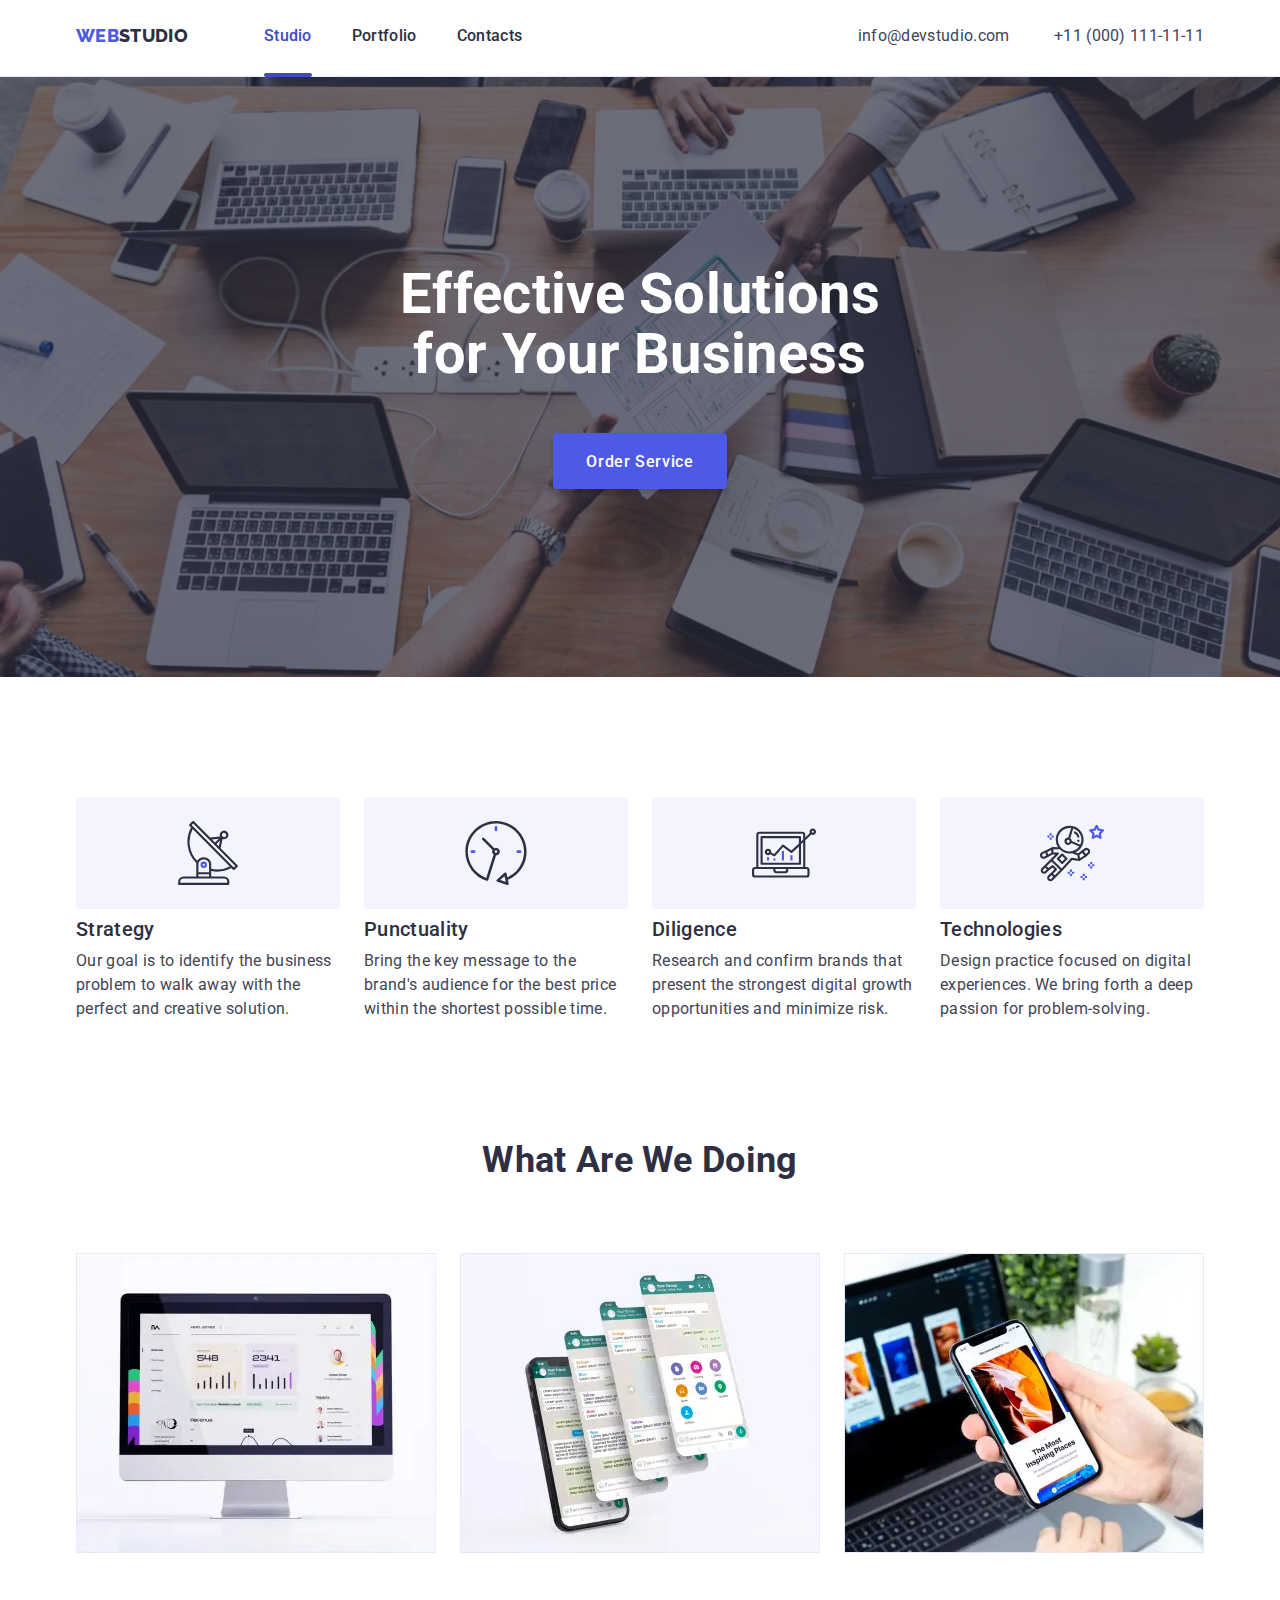
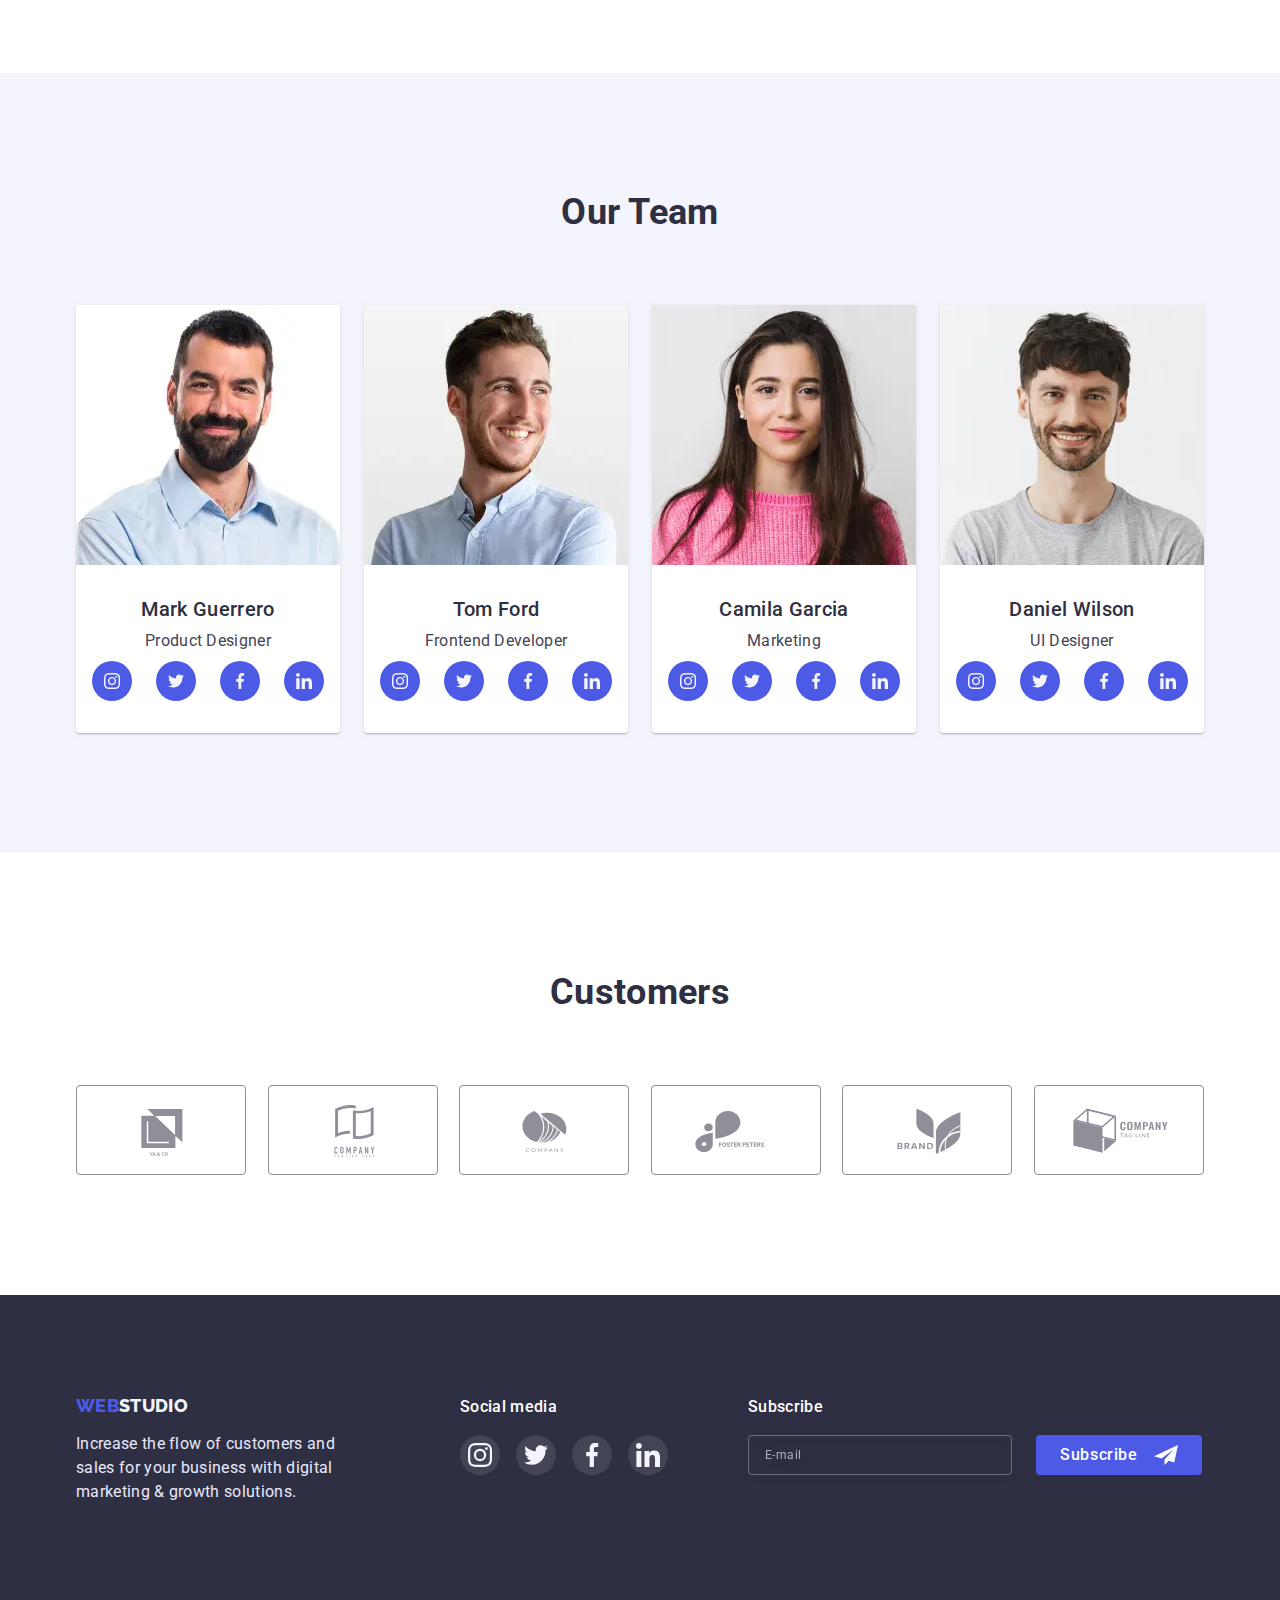
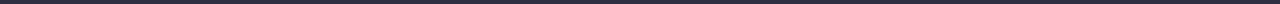
<file: index.html>
<!DOCTYPE html>
<html lang="en">
<head>
    <meta charset="UTF-8">
    <meta http-equiv="X-UA-Compatible" content="IE=edge">
    <meta name="viewport" content="width=device-width, initial-scale=1.0">
    <title>Document</title>
    <link rel="preconnect" href="https://fonts.googleapis.com">
    <link rel="preconnect" href="https://fonts.gstatic.com" crossorigin>
    <link href="https://fonts.googleapis.com/css2?family=Raleway:wght@800&family=Roboto:wght@400;500;700;900&display=swap" rel="stylesheet">
    <link rel="stylesheet" href="https://cdnjs.cloudflare.com/ajax/libs/modern-normalize/1.1.0/modern-normalize.min.css">
    <link rel="stylesheet" href="./css/styles.css">
</head>
<body>

    <!-- Header -->
   <header class="page-header">
        <div class="container">
            <nav class="header-nav">
                <a href="./index.html" class="logo"><Span class="first-logo">Web</Span>Studio</a>
                <button class="mob-menu-open" type="button" data-menu-open>
                    <svg class="mob-icon-open">
                        <use href="./images/symbol-defs.svg#Hamburger"></use>
                    </svg>
                </button>
                <ul class="site-nav list">
                    <li class="item"><a href="./index.html" class="nav-title studio">Studio</a></li>
                    <li class="item"><a href="./portfolio.html" class="nav-title">Portfolio</a></li>
                    <li class="item"><a href="" class="nav-title">Contacts</a></li>
                </ul>
                <div class="contact">
                    <a href="mailto:info@devstudio.com" class="contact-description contact-mail">info@devstudio.com</a>
                    <a href="tel:+110001111111" class="contact-description contact-phone">+11 (000) 111-11-11</a>
                </div>
            </nav>
        </div>
        <div class="mob-menu is-hidden" data-menu>
            <div class="mob-menu-container">
                <div>
                    <button class="mob-menu-close" type="button" data-menu-close>
                    <svg class="mob-icon-close">
                        <use href="./images/symbol-defs.svg#Vector"></use>
                    </svg>
                    </button>
                    <nav>
                        <ul class="mob-menu-site-nav list">
                            <li class="mob-menu-item"><a href="./index.html" class="mob-menu-nav-title">Studio</a></li>
                            <li class="mob-menu-item"><a href="./portfolio.html" class="mob-menu-nav-title">Portfolio</a></li>
                            <li class="mob-menu-item"><a href="./contacts.html" class="mob-menu-nav-title contacts">Contacts</a></li>
                        </ul>
                    </nav>
                </div>
                <div>
                    <div class="mob-menu-contact">
                        <a href="tel:+110001111111" class="mob-menu-contact-desc contact-phone">+11 (000) 111-11-11</a>
                        <a href="mailto:info@devstudio.com" class="mob-menu-contact-desc contact-mail">info@devstudio.com</a>
                    </div>
                    <ul class="list description mob-menu-soc-list">
                        <li class="mob-menu-link-position">
                            <a href="" class="mob-menu-soc-link">
                                <svg class="mob-menu-soc-icon">
                                    <use href="./images/symbol-defs.svg#instagram"></use>
                                </svg>
                            </a>
                        </li>
                        <li class="mob-menu-link-position">
                            <a href="" class="mob-menu-soc-link">
                                <svg class="mob-menu-soc-icon">
                                    <use href="./images/symbol-defs.svg#twitter"></use>
                                </svg>
                            </a>
                        </li>
                        <li class="mob-menu-link-position">
                            <a href="" class="mob-menu-soc-link">
                                <svg class="mob-menu-soc-icon">
                                    <use href="./images/symbol-defs.svg#facebook"></use>
                                </svg>
                            </a>
                        </li>
                        <li class="mob-menu-link-position">
                            <a href="" class="mob-menu-soc-link">
                                <svg class="mob-menu-soc-icon">
                                    <use href="./images/symbol-defs.svg#linkedin"></use>
                                </svg>
                            </a>
                        </li>
                    </ul> 
                </div>
            </div>
        </div>
   </header>
   
   <!-- Основний контент -->
   <main>

    <!-- Герой -->
        <section class="hero">
            <div class="container">
                <h1 class="hero-description">Effective Solutions <br> for Your Business</h1>
                <button data-modal-open type="button" class="button button-order">Order Service</button>
            </div>
        </section>

    <!-- Backdrop -->
    <div class="backdrop is-hidden" data-modal>
        <div class="modal">
            <button data-modal-close type="button" class="close-modal">
                <svg class="close-image">
                    <use href="./images/symbol-defs.svg#Vector"></use>
                </svg>
            </button>
            <form name="call-back-form" class="modal-form">
                <h2 class="form-descriptin">Leave your contacts and we will call you back</h2>
                <label class="modal-form-field">
                    <span class="form-field-desc">Name</span>
                    <span class="input-wrapper">
                        <input
                        type="text"
                        name="user_name"
                        autocomplete="name"
                        required
                        class="input-field">
                        <svg class="input-icon">
                            <use href="./images/symbol-defs.svg#Name"></use>
                        </svg>
                    </span>
                </label>
                <label class="modal-form-field">
                    <span class="form-field-desc">Phone</span>
                    <span class="input-wrapper">
                        <input
                        type="tel"
                        name="user_phone"
                        autocomplete="tel"
                        required
                        class="input-field">
                        <svg class="input-icon">
                            <use href="./images/symbol-defs.svg#Phone"></use>
                        </svg>
                    </span>
                </label>
                <label class="modal-form-field">
                    <span class="form-field-desc">Email</span>
                    <span class="input-wrapper">
                        <input
                        type="email"
                        name="user_email"
                        autocomplete="email"
                        required
                        class="input-field">
                        <svg class="input-icon">
                            <use href="./images/symbol-defs.svg#Mail"></use>
                        </svg>
                    </span>
                </label>
                <label class="modal-form-field">
                        <span class="form-field-desc">Comment</span>
                        <textarea 
                        name="user_commetn" class="comment-field" placeholder="Text input"></textarea>
                </label>
                <div class="mob-modal-form">
                    <div class="modal-form-policy">
                        <label class="policy-accept">
                        I accept the terms and conditions of the&nbsp;<a href="" class="privacy-policy">Privacy Policy</a>
                        <input type="checkbox" name="user_policy_acept" class="modal-form-check">
                        <svg class="click-icon">
                            <use href="./images/symbol-defs.svg#Click"></use>
                        </svg>
                         </label>
                    </div>
                    <div class="modal-form-button">
                        <button type="submit" class="button button-order">Send</button>
                    </div>
                </div>
            </form>
        </div>
    </div>
    
    <!-- Цінності компанії -->
            <section class="section">
                <div class="container">
                <h2 class="section-title secret-name">Our values</h2>
                <ul class="list description list-values">
                    <li class="item">
                            <div class="actions">
                                <svg class="icon">
                                    <use href="./images/symbol-defs.svg#antenna"></use>
                                </svg>
                            </div>
                            <h3 class="description-name">Strategy</h3>
                            <p class="description-text">Our goal is to identify the business
                            problem to walk away with the perfect and creative solution.</p>
                    </li>
                    <li class="item">
                            <div class="actions">
                                <svg class="icon">
                                    <use href="./images/symbol-defs.svg#clock"></use>
                                </svg>
                            </div>
                        <h3 class="description-name">Punctuality</h3>
                        <p class="description-text">Bring the key message to the brand's audience for the best price within the shortest possible time.</p>
                    </li>
                    <li class="item">
                            <div class="actions">
                                <svg class="icon">
                                    <use href="./images/symbol-defs.svg#diagram"></use>
                                </svg>
                            </div>
                        <h3 class="description-name">Diligence</h3>
                        <p class="description-text">Research and confirm brands that present the strongest digital growth opportunities and minimize risk.</p>
                    </li>
                    <li class="item">
                            <div class="actions">
                                <svg class="icon">
                                    <use href="./images/symbol-defs.svg#astronaut"></use>
                                </svg>
                            </div>
                        <h3 class="description-name">Technologies</h3>
                        <p class="description-text">Design practice focused on digital experiences. We bring forth a deep passion for problem-solving.</p>
                    </li>
                </ul>
                </div>
            </section>
    
    <!-- Можливості компанії -->
            <section class="section possibility">
            <div class="container">
                    <h2 class="section-title">What are we doing</h2>
                    <ul class="list description list-capabilities">
                        <li>
                            <a class="link" href="">
                                <picture>
                                    <source srcset="
                                    ./images/computer.webp 1x, 
                                    ./images/computer@2x.webp 2x"
                                    type="image/webp">

                                    <source srcset="
                                    ./images/computer.jpg 1x, 
                                    ./images/computer@2x.jpg 2x">
                                    <img 
                                    src="./images/computer.jpg" 
                                    alt="computer">
                                </picture>
                            </a>
                        </li>
                        <li>
                            <a href="" class="link">
                                <picture>
                                    <source srcset="
                                    ./images/phone.webp 1x,
                                    ./images/phone@2x.webp 2x"
                                    type="image/webp">

                                    <source srcset="
                                    ./images/phone.jpg 1x,
                                    ./images/phone@2x.jpg 2x">
                                    <img                                                              
                                    src="./images/phone.jpg" 
                                    alt="phone">
                                </picture>
                            </a>  
                        </li>
                        <li>
                            <a href="" class="link">
                                <picture>
                                    <source srcset="
                                    ./images/hand_with_phone.webp 1x,
                                    ./images/hand_with_phone@2x.webp 2x"
                                    type="image/webp">

                                    <source srcset="
                                    ./images/hand_with_phone.jpg 1x,
                                    ./images/hand_with_phone@2x.jpg 2x">
                                    <img                                                                   
                                    src="./images/hand_with_phone.jpg" 
                                    alt="hand_with_phone">
                                </picture>
                            </a>
                        </li>
                    </ul>
            </div>
            </section>
       
    <!-- Команда -->
            <section class="section team">
            <div class="container">
                <h2 class="section-title team-name">Our Team</h2>
                <ul class="list description team-list">
                    <li class="team-item">
                        <picture>
                            <source srcset="
                            ./images/mark_guerrero_desktop.webp 1x, 
                            ./images/mark_guerrero_desktop@2x.webp 2x"
                            type="image/webp">

                            <source srcset="
                            ./images/mark_guerrero_desktop.jpg 1x, 
                            ./images/mark_guerrero_desktop@2x.jpg 2x">

                            <img src="./images/mark_guerrero_desktop.jpg" alt="Mark Guerrero">
                        </picture>
                        <h3 class="worker">Mark Guerrero</h3>
                        <p class="worker-description">Product Designer</p>
                        <ul class="list description tralind-list">
                            <li>
                                <a href="" class="tralind-link">
                                    <svg class="tralind-icon">
                                        <use href="./images/symbol-defs.svg#instagram"></use>
                                    </svg>
                                </a>
                            </li>
                            <li>
                                <a href="" class="tralind-link">
                                    <svg class="tralind-icon">
                                        <use href="./images/symbol-defs.svg#twitter"></use>
                                    </svg>
                                </a>
                            </li>
                            <li>
                                <a href="" class="tralind-link">
                                    <svg class="tralind-icon">
                                        <use href="./images/symbol-defs.svg#facebook"></use>
                                    </svg>
                                </a>
                            </li>
                            <li>
                                <a href="" class="tralind-link">
                                    <svg class="tralind-icon">
                                        <use href="./images/symbol-defs.svg#linkedin"></use>
                                    </svg>
                                </a>
                            </li>
                        </ul>
                    </li>
                    <li class="team-item">
                        <picture>
                            <source srcset="
                            ./images/tom_ford_desktop.webp 1x, 
                            ./images/tom_ford_desktop@2x.webp 2x"
                            type="image/webp">
                            
                            <source srcset="
                            ./images/tom_ford_desktop.jpg 1x, 
                            ./images/tom_ford_desktop@2x.jpg 2x">

                            <img src="./images/tom_ford_desktop.jpg" alt="Tom Ford">
                        </picture>
                        <h3 class="worker">Tom Ford</h3>
                        <p class="worker-description">Frontend Developer</p>
                        <ul class="list description tralind-list">
                            <li class="tralind-position">
                                <a href="" class="tralind-link">
                                    <svg class="tralind-icon">
                                        <use href="./images/symbol-defs.svg#instagram"></use>
                                    </svg>
                                </a>
                            </li>
                            <li class="tralind-position">
                                <a href="" class="tralind-link">
                                    <svg class="tralind-icon">
                                        <use href="./images/symbol-defs.svg#twitter"></use>
                                    </svg>
                                </a>
                            </li>
                            <li class="tralind-position">
                                <a href="" class="tralind-link">
                                    <svg class="tralind-icon">
                                        <use href="./images/symbol-defs.svg#facebook"></use>
                                    </svg>
                                </a>
                            </li>
                            <li class="tralind-position">
                                <a href="" class="tralind-link">
                                    <svg class="tralind-icon">
                                        <use href="./images/symbol-defs.svg#linkedin"></use>
                                    </svg>
                                </a>
                            </li>
                        </ul>
                    </li>
                    <li class="team-item">
                        <picture>
                            <source srcset="
                            ./images/camila_garcia_desktop.webp 1x, 
                            ./images/camila_garcia_desktop@2x.webp 2x"
                            type="image/webp">

                            <source srcset="
                            ./images/camila_garcia_desktop.jpg 1x, 
                            ./images/camila_garcia_desktop@2x.jpg 2x">

                            <img src="./images/camila_garcia_desktop.jpg" alt="Camila Garcia">
                        </picture>
                        <h3 class="worker">Camila Garcia</h3>
                        <p class="worker-description">Marketing</p>
                        <ul class="list description tralind-list">
                            <li class="tralind-position">
                                <a href="" class="tralind-link">
                                    <svg class="tralind-icon">
                                        <use href="./images/symbol-defs.svg#instagram"></use>
                                    </svg>
                                </a>
                            </li>
                            <li class="tralind-position">
                                <a href="" class="tralind-link">
                                    <svg class="tralind-icon">
                                        <use href="./images/symbol-defs.svg#twitter"></use>
                                    </svg>
                                </a>
                            </li>
                            <li class="tralind-position">
                                <a href="" class="tralind-link">
                                    <svg class="tralind-icon">
                                        <use href="./images/symbol-defs.svg#facebook"></use>
                                    </svg>
                                </a>
                            </li>
                            <li class="tralind-position">
                                <a href="" class="tralind-link">
                                    <svg class="tralind-icon">
                                        <use href="./images/symbol-defs.svg#linkedin"></use>
                                    </svg>
                                </a>
                            </li>
                        </ul>
                    </li>
                    <li class="team-item">
                        <picture>
                            <source srcset="
                            ./images/daniel_wilson_desktop.webp 1x, 
                            ./images/daniel_wilson_desktop@2x.webp 2x"
                            type="image/webp">

                            <source srcset="
                            ./images/daniel_wilson_desktop.jpg 1x, 
                            ./images/daniel_wilson_desktop@2x.jpg 2x">
                            
                            <img src="./images/daniel_wilson_desktop.jpg" alt="Daniel Wilson">
                        </picture>
                        <h3 class="worker">Daniel Wilson</h3>
                        <p class="worker-description">UI Designer</p>
                        <ul class="list description tralind-list">
                            <li class="tralind-position">
                                <a href="" class="tralind-link">
                                    <svg class="tralind-icon">
                                        <use href="./images/symbol-defs.svg#instagram"></use>
                                    </svg>
                                </a>
                            </li>
                            <li class="tralind-position">
                                <a href="" class="tralind-link">
                                    <svg class="tralind-icon">
                                        <use href="./images/symbol-defs.svg#twitter"></use>
                                    </svg>
                                </a>
                            </li>
                            <li class="tralind-position">
                                <a href="" class="tralind-link">
                                    <svg class="tralind-icon">
                                        <use href="./images/symbol-defs.svg#facebook"></use>
                                    </svg>
                                </a>
                            </li>
                            <li class="tralind-position">
                                <a href="" class="tralind-link">
                                    <svg class="tralind-icon">
                                        <use href="./images/symbol-defs.svg#linkedin"></use>
                                    </svg>
                                </a>
                            </li>
                        </ul>
                    </li>
                </ul>
            </div>
            </section>

    <!-- Customers -->
            <section class="section">
                <div class="container">
                    <h2 class="section-title section-clients">Customers</h2>
                    <ul class="list description list-clients">
                        <li class="clients-position">
                            <a href="" class="link-client">
                                <svg class="client">
                                    <use href="./images/symbol-defs.svg#LogoClient1"></use>
                                </svg>
                            </a>
                        </li>
                        <li class="clients-position">
                            <a href="" class="link-client">
                                <svg class="client">
                                    <use href="./images/symbol-defs.svg#LogoClient2"></use>
                                </svg>
                            </a>
                        </li>
                        <li class="clients-position">
                            <a href="" class="link-client">
                                <svg class="client">
                                    <use href="./images/symbol-defs.svg#LogoClient3"></use>
                                </svg>
                            </a>
                        </li>
                        <li class="clients-position">
                            <a href="" class="link-client">
                                <svg class="client">
                                    <use href="./images/symbol-defs.svg#LogoClient4"></use>
                                </svg>
                            </a>
                        </li>
                        <li class="clients-position">
                            <a href="" class="link-client">
                                <svg class="client">
                                    <use href="./images/symbol-defs.svg#LogoClient5"></use>
                                </svg>
                            </a>
                        </li>
                        <li class="clients-position">
                            <a href="" class="link-client">
                                <svg class="client">
                                    <use href="./images/symbol-defs.svg#LogoClient6"></use>
                                </svg>
                            </a>
                        </li>
                    </ul>
                </div>
            </section>     
   </main>

<!-- Футер -->
    <footer class="footer">
       <div class="container our-company">
            <div class="logo-information">
                <a href="./index.html" class="logo-foother"><span class="first-logo">Web</span>Studio</a>
                <p class="footer-description">Increase the flow of customers and sales for your business with digital marketing & growth solutions.</p>
            </div>
            <div class="logo-social">
                <h2 class="social">Social media</h2>
                <ul class="list description our-company-list">
                    <li class="link-position">
                        <a href="" class="our-company-link">
                            <svg class="our-company-icon">
                                <use href="./images/symbol-defs.svg#instagram"></use>
                            </svg>
                        </a>
                    </li>
                    <li class="link-position">
                    <a href="" class="our-company-link">
                             <svg class="our-company-icon">
                                <use href="./images/symbol-defs.svg#twitter"></use>
                            </svg>
                        </a>
                    </li>
                    <li class="link-position">
                        <a href="" class="our-company-link">
                            <svg class="our-company-icon">
                                <use href="./images/symbol-defs.svg#facebook"></use>
                            </svg>
                        </a>
                    </li>
                    <li class="link-position">
                        <a href="" class="our-company-link">
                            <svg class="our-company-icon">
                                <use href="./images/symbol-defs.svg#linkedin"></use>
                            </svg>
                        </a>
                    </li>
                </ul>
            </div>
            <form class="subscribe-form">
                <h2 class="subscribe-text">Subscribe</h2>
                <div class="subscribe">
                    <label for="sub-email" class="secret-name">Email</label>
                    <input 
                    type="email" 
                    name="user_subscribe" 
                    id="sub-email" 
                    autocomplete="email" 
                    class="subscribe-field" 
                    placeholder="E-mail" 
                    required>
                    <button type="submit" class="subscribe-button">
                        <span class="text-button">Subscribe</span>
                        <svg class="subscribe-icon">
                            <use href="./images/symbol-defs.svg#Plane"></use>
                        </svg>
                    </button>
                </div>
            </form>
       </div>
    </footer>

    <script src="./js/modal.js"></script>
    <script src="./js/mobile-menu.js"></script>
</body>
</html>
</file>
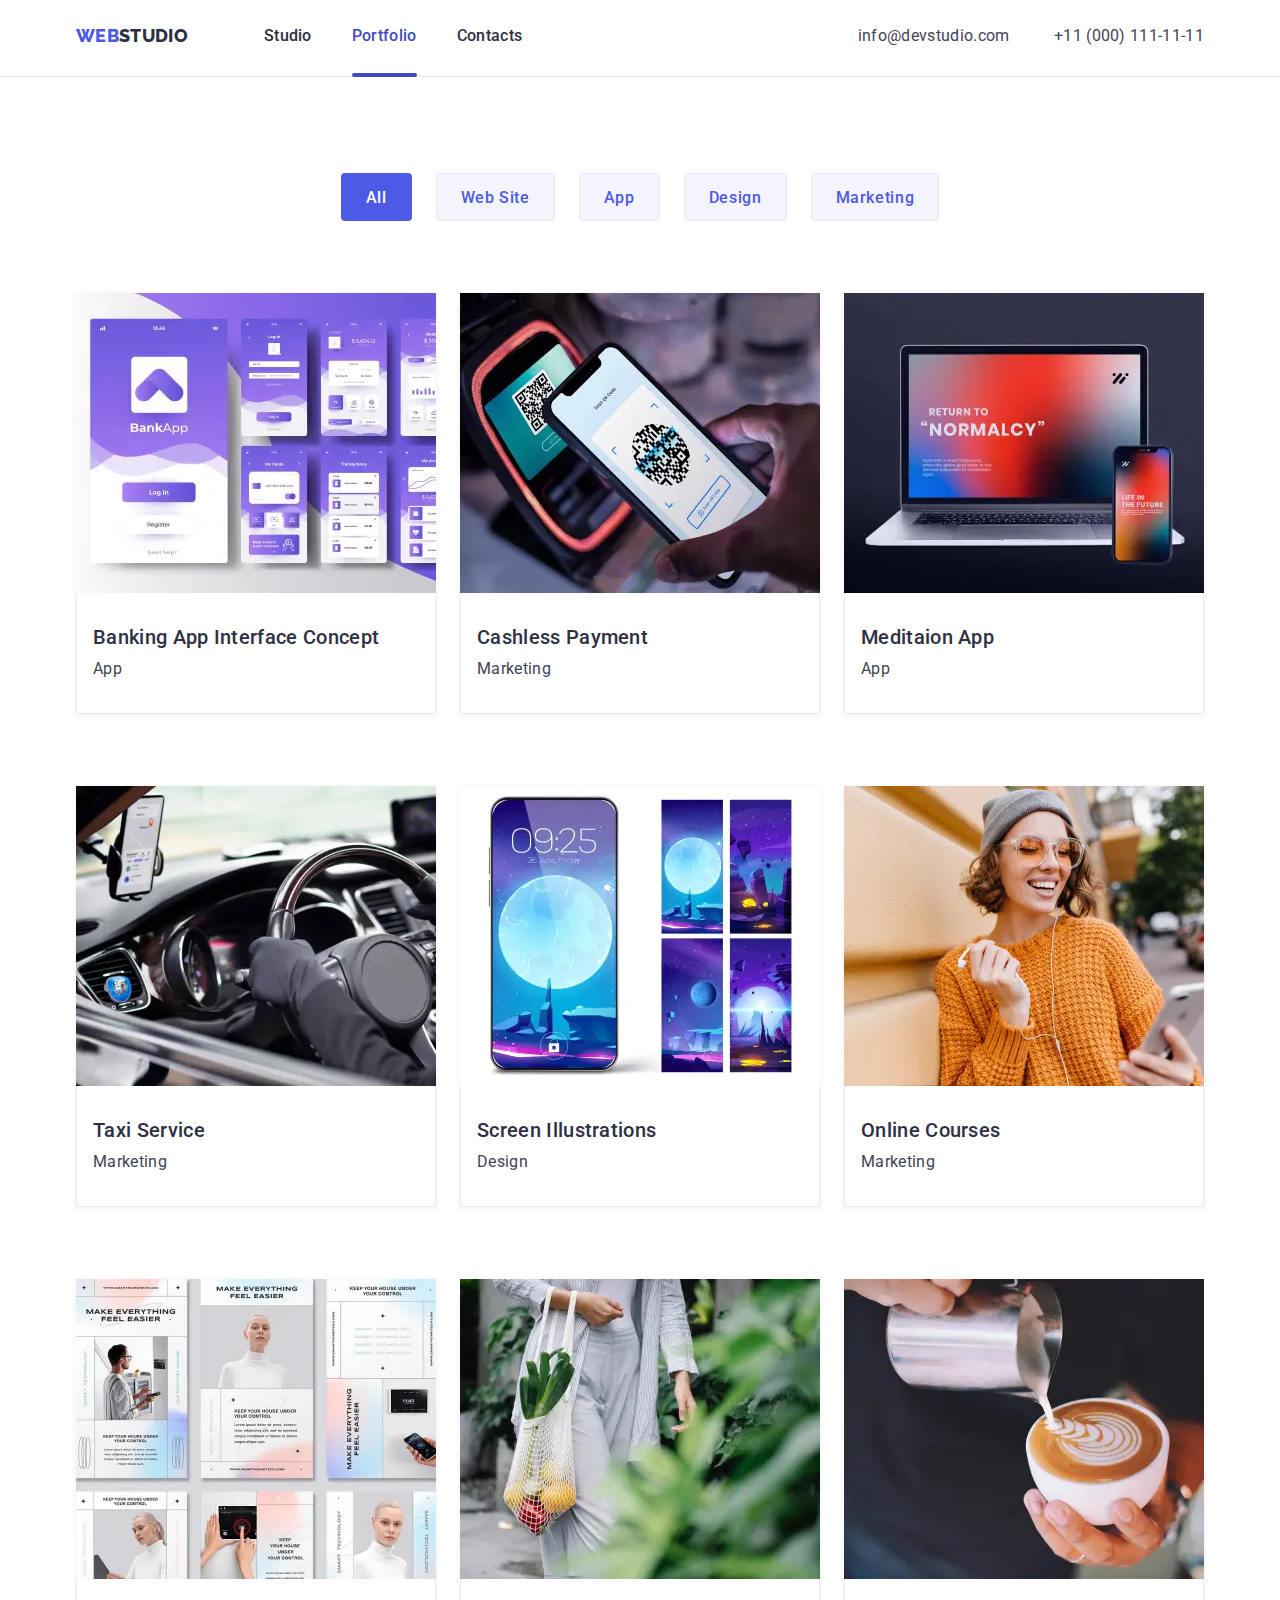
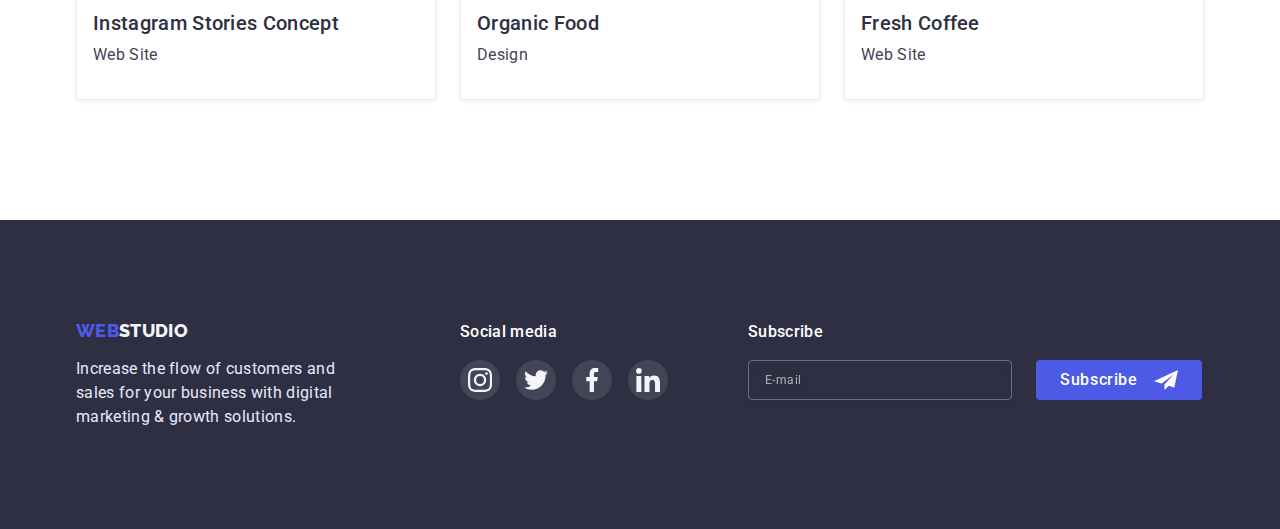
<file: portfolio.html>
<!DOCTYPE html>
<html lang="en">
<head>
    <meta charset="UTF-8">
    <meta http-equiv="X-UA-Compatible" content="IE=edge">
    <meta name="viewport" content="width=device-width, initial-scale=1.0">
    <title>Document</title>
    <link rel="preconnect" href="https://fonts.googleapis.com">
    <link rel="preconnect" href="https://fonts.gstatic.com" crossorigin>
    <link href="https://fonts.googleapis.com/css2?family=Raleway:wght@800&family=Roboto:wght@400;500;700;900&display=swap" rel="stylesheet">
    <link rel="stylesheet" href="https://cdnjs.cloudflare.com/ajax/libs/modern-normalize/1.1.0/modern-normalize.min.css">
    <link rel="stylesheet" href="./css/styles.css">
</head>
<body>

    <!-- Шапка сайту -->
    <header class="page-header">
        <div class="container">
            <nav class="header-nav">
                <a href="./index.html" class="logo"><Span class="first-logo">Web</Span>Studio</a>
                <button class="mob-menu-open" type="button" data-menu-open>
                    <svg class="mob-icon-open">
                        <use href="./images/symbol-defs.svg#Hamburger"></use>
                    </svg>
                </button>
                <ul class="site-nav list">
                    <li class="item"><a href="./index.html" class="nav-title">Studio</a></li>
                    <li class="item"><a href="./portfolio.html" class="nav-title portfolio">Portfolio</a></li>
                    <li class="item"><a href="" class="nav-title">Contacts</a></li>
                </ul>
                <div class="contact">
                    <a href="mailto:info@devstudio.com" class="contact-description contact-mail">info@devstudio.com</a>
                    <a href="tel:+110001111111" class="contact-description contact-phone">+11 (000) 111-11-11</a>
                </div>
            </nav>
        </div>
        <div class="mob-menu is-hidden" data-menu>
            <div class="mob-menu-container">
                <div>
                    <button class="mob-menu-close" type="button" data-menu-close>
                        <svg class="mob-icon-close">
                            <use href="./images/symbol-defs.svg#Vector"></use>
                        </svg>
                    </button>
                    <nav>
                        <ul class="mob-menu-site-nav list">
                            <li class="mob-menu-item"><a href="./index.html" class="mob-menu-nav-title">Studio</a></li>
                            <li class="mob-menu-item"><a href="./portfolio.html" class="mob-menu-nav-title">Portfolio</a></li>
                            <li class="mob-menu-item"><a href="./contacts.html" class="mob-menu-nav-title contacts">Contacts</a>
                            </li>
                        </ul>
                    </nav>
                </div>
                <div>
                    <div class="mob-menu-contact">
                        <a href="tel:+110001111111" class="mob-menu-contact-desc contact-phone">+11 (000) 111-11-11</a>
                        <a href="mailto:info@devstudio.com" class="mob-menu-contact-desc contact-mail">info@devstudio.com</a>
                    </div>
                    <ul class="list description mob-menu-soc-list">
                        <li class="mob-menu-link-position">
                            <a href="" class="mob-menu-soc-link">
                                <svg class="mob-menu-soc-icon">
                                    <use href="./images/symbol-defs.svg#instagram"></use>
                                </svg>
                            </a>
                        </li>
                        <li class="mob-menu-link-position">
                            <a href="" class="mob-menu-soc-link">
                                <svg class="mob-menu-soc-icon">
                                    <use href="./images/symbol-defs.svg#twitter"></use>
                                </svg>
                            </a>
                        </li>
                        <li class="mob-menu-link-position">
                            <a href="" class="mob-menu-soc-link">
                                <svg class="mob-menu-soc-icon">
                                    <use href="./images/symbol-defs.svg#facebook"></use>
                                </svg>
                            </a>
                        </li>
                        <li class="mob-menu-link-position">
                            <a href="" class="mob-menu-soc-link">
                                <svg class="mob-menu-soc-icon">
                                    <use href="./images/symbol-defs.svg#linkedin"></use>
                                </svg>
                            </a>
                        </li>
                    </ul>
                </div>
            </div>
        </div>
    </header>
   
   <!-- Основний контент -->
   <main>

        <!-- Кнопки фільтрів -->
        <section class="filtr-button">
                <div class="container">
                <h1 class="secret-name">Filters buttons</h1>
                <ul class="list description button-list">
                    <li class="item">
                        <button type="button" class="button primary">All</button>
                    </li>
                    <li class="item">
                        <button type="button" class="button secondary">Web Site</button>
                    </li>
                    <li class="item">
                        <button type="button" class="button secondary">App</button>
                    </li>
                    <li class="item">
                        <button type="button" class="button secondary">Design</button>
                    </li>
                    <li class="item">
                        <button type="button" class="button secondary">Marketing</button>
                    </li>
                </ul>
                </div>
        </section>
    
        <!-- Картки проектів -->
        <section class="project-cards">
            <div class="container">
                <h2 class="secret-name">Project cards</h2>
                <ul class="list description cards-list">
                    <li class="item">
                        <a href="" class="card-link">
                            <div class="card-thumb">
                                <picture>
                                    <source srcset="
                                        ./images/baking_app_mobile.webp 1x,
                                        ./images/baking_app_mobile@2x.webp 2x"
                                        type="image/webp"
                                        media="(max-width: 767px)"
                                    >

                                    <source srcset="
                                        ./images/baking_app_tablet.webp 1x,
                                        ./images/baking_app_tablet@2x.webp 2x"
                                        type="image/webp"
                                        media="(max-width: 1199px)"
                                    >

                                    <source srcset="
                                        ./images/baking_app_desktop.webp 1x,
                                        ./images/baking_app_desktop@2x.webp 2x"
                                        type="image/webp"
                                        media="(min-width: 1200px)"
                                    >

                                    <source srcset="
                                        ./images/baking_app_mobile.jpg 1x,
                                        ./images/baking_app_mobile@2x.jpg 2x"
                                        media="(max-width: 767px)"
                                    >

                                    <source srcset="
                                        ./images/baking_app_tablet.jpg 1x,
                                        ./images/baking_app_tablet@2x.jpg 2x"
                                        media="(max-width: 1199px)"
                                    >

                                    <source srcset="
                                        ./images/baking_app_desktop.jpg 1x,
                                        ./images/baking_app_desktop@2x.jpg 2x"
                                        media="(min-width: 1200px)"
                                    >
                                    <img src="./images/baking_app_desktop.jpg" 
                                        alt="Banking App Interface Concept"
                                        class="card-image">
                                </picture>
                                <p class="card-text">14 Stylish and User-Friendly App Design Concepts · Task Manager App · Calorie Tracker App · Exotic Fruit Ecommerce App · Cloud Storage App</p>
                            </div>
                            <div class="card-content">
                                <h3 class="name">Banking App Interface Concept</h3>
                                <p class="filter-name">App</p>
                            </div>
                        </a>
                    </li>
                    <li class="item">
                        <a href="" class="card-link">
                            <div class="card-thumb">
                                <picture>
                                    <source srcset="
                                        ./images/cashless_payment_mobile.webp 1x,
                                        ./images/cashless_payment_mobile@2x.webp 2x"
                                        type="image/webp"
                                        media="(max-width: 767px)"
                                    >

                                    <source srcset="
                                        ./images/cashless_payment_tablet.webp 1x,
                                        ./images/cashless_payment_tablet@2x.webp 2x"
                                        type="image/webp"
                                        media="(max-width: 1199px)"
                                    >

                                    <source srcset="
                                        ./images/cashless_payment_desktop.webp 1x,
                                        ./images/cashless_payment_desktop@2x.webp 2x"
                                        type="image/webp"
                                        media="(min-width: 1200px)"
                                    >

                                    <source srcset="
                                        ./images/cashless_payment_mobile.jpg 1x,
                                        ./images/cashless_payment_mobile@2x.jpg 2x"
                                        media="(max-width: 767px)"
                                    >

                                    <source srcset="
                                        ./images/cashless_payment_tablet.jpg 1x,
                                        ./images/cashless_payment_tablet@2x.jpg 2x"
                                        media="(max-width: 1199px)"
                                    >

                                    <source srcset="
                                        ./images/cashless_payment_desktop.jpg 1x,
                                        ./images/cashless_payment_desktop@2x.jpg 2x"
                                        media="(min-width: 1200px)"
                                    >
                                    <img src="./images/cashless_payment_desktop.jpg" 
                                        alt="Cashless Payment"
                                        class="card-image">
                                </picture>
                                <p class="card-text">14 Stylish and User-Friendly App Design Concepts · Task Manager App · Calorie Tracker App · Exotic Fruit Ecommerce App · Cloud Storage App</p>
                            </div>
                        <div class="card-content">
                            <h3 class="name">Cashless Payment</h3>
                            <p class="filter-name">Marketing</p>
                        </div>
                        </a>
                    </li> 
                    <li class="item">
                        <a href="" class="card-link">
                            <div class="card-thumb">
                                <picture>
                                    <source srcset="
                                        ./images/meditaion_app_mobile.webp 1x,
                                        ./images/meditaion_app_mobile@2x.webp 2x"
                                        type="image/webp"
                                        media="(max-width: 767px)"
                                    >

                                    <source srcset="
                                        ./images/meditaion_app_tablet.webp 1x,
                                        ./images/meditaion_app_tablet@2x.webp 2x"
                                        type="image/webp"
                                        media="(max-width: 1199px)"
                                    >

                                    <source srcset="
                                        ./images/meditaion_app_desktop.webp 1x,
                                        ./images/meditaion_app_desktop@2x.webp 2x"
                                        type="image/webp"
                                        media="(min-width: 1200px)"
                                    >

                                    <source srcset="
                                        ./images/meditaion_app_mobile.jpg 1x,
                                        ./images/meditaion_app_mobile@2x.jpg 2x"
                                        media="(max-width: 767px)"
                                    >

                                    <source srcset="
                                        ./images/meditaion_app_tablet.jpg 1x,
                                        ./images/meditaion_app_tablet@2x.jpg 2x"
                                        media="(max-width: 1199px)"
                                    >

                                    <source srcset="
                                        ./images/meditaion_app_desktop.jpg 1x,
                                        ./images/meditaion_app_desktop@2x.jpg 2x"
                                        media="(min-width: 1200px)"
                                    >
                                    <img src="./images/meditaion_app_desktop.jpg" 
                                        alt="Meditaion App"
                                        class="card-image">
                                </picture>
                                <p class="card-text">14 Stylish and User-Friendly App Design Concepts · Task Manager App · Calorie Tracker App · Exotic Fruit Ecommerce App · Cloud Storage App</p>
                            </div>
                        <div class="card-content">
                            <h3 class="name">Meditaion App</h3>
                            <p class="filter-name">App</p>
                        </div>
                        </a>
                    </li> 
                    <li class="item">
                        <a href="" class="card-link">
                            <div class="card-thumb">
                                <picture>
                                    <source srcset="
                                        ./images/taxi_service_mobile.webp 1x,
                                        ./images/taxi_service_mobile@2x.webp 2x"
                                        type="image/webp"
                                        media="(max-width: 767px)"
                                    >

                                    <source srcset="
                                        ./images/taxi_service_tablet.webp 1x,
                                        ./images/taxi_service_tablet@2x.webp 2x"
                                        type="image/webp"
                                        media="(max-width: 1199px)"
                                    >

                                    <source srcset="
                                        ./images/taxi_service_desktop.webp 1x,
                                        ./images/taxi_service_desktop@2x.webp 2x"
                                        type="image/webp"
                                        media="(min-width: 1200px)"
                                    >

                                    <source srcset="
                                        ./images/taxi_service_mobile.jpg 1x,
                                        ./images/taxi_service_mobile@2x.jpg 2x"
                                        media="(max-width: 767px)"
                                    >

                                    <source srcset="
                                        ./images/taxi_service_tablet.jpg 1x,
                                        ./images/taxi_service_tablet@2x.jpg 2x"
                                        media="(max-width: 1199px)"
                                    >

                                    <source srcset="
                                        ./images/taxi_service_desktop.jpg 1x,
                                        ./images/taxi_service_desktop@2x.jpg 2x"
                                        media="(min-width: 1200px)"
                                    >
                                    <img src="./images/taxi_service_desktop.jpg" 
                                        alt="Taxi Service"
                                        class="card-image">
                                </picture>
                                <p class="card-text">14 Stylish and User-Friendly App Design Concepts · Task Manager App · Calorie Tracker App · Exotic Fruit Ecommerce App · Cloud Storage App</p>
                            </div>
                        <div class="card-content">
                            <h3 class="name">Taxi Service</h3>
                            <p class="filter-name">Marketing</p>
                        </div>
                        </a>
                    </li> 
                    <li class="item">
                        <a href="" class="card-link">
                            <div class="card-thumb">
                                <picture>
                                    <source srcset="
                                        ./images/screen_illustrations_mobile.webp 1x,
                                        ./images/screen_illustrations_mobile@2x.webp 2x"
                                        type="image/webp"
                                        media="(max-width: 767px)"
                                    >

                                    <source srcset="
                                        ./images/screen_illustrations_tablet.webp 1x,
                                        ./images/screen_illustrations_tablet@2x.webp 2x"
                                        type="image/webp"
                                        media="(max-width: 1199px)"
                                    >

                                    <source srcset="
                                        ./images/screen_illustrations_desktop.webp 1x,
                                        ./images/screen_illustrations_desktop@2x.webp 2x"
                                        type="image/webp"
                                        media="(min-width: 1200px)"
                                    >

                                    <source srcset="
                                        ./images/screen_illustrations_mobile.jpg 1x,
                                        ./images/screen_illustrations_mobile@2x.jpg 2x"
                                        media="(max-width: 767px)"
                                    >

                                    <source srcset="
                                        ./images/screen_illustrations_tablet.jpg 1x,
                                        ./images/screen_illustrations_tablet@2x.jpg 2x"
                                        media="(max-width: 1199px)"
                                    >

                                    <source srcset="
                                        ./images/screen_illustrations_desktop.jpg 1x,
                                        ./images/screen_illustrations_desktop@2x.jpg 2x"
                                        media="(min-width: 1200px)"
                                    >
                                    <img src="./images/screen_illustrations_desktop.jpg" 
                                        alt="Screen Illustrations"
                                        class="card-image">
                                </picture>
                                <p class="card-text">14 Stylish and User-Friendly App Design Concepts · Task Manager App · Calorie Tracker App · Exotic Fruit Ecommerce App · Cloud Storage App</p>
                            </div>
                        <div class="card-content">
                            <h3 class="name">Screen Illustrations</h3>
                            <p class="filter-name">Design</p>
                        </div>
                        </a>
                    </li> 
                    <li class="item">
                        <a href="" class="card-link">
                            <div class="card-thumb">
                                <picture>
                                    <source srcset="
                                        ./images/online_courses_mobile.webp 1x,
                                        ./images/online_courses_mobile@2x.webp 2x"
                                        type="image/webp"
                                        media="(max-width: 767px)"
                                    >

                                    <source srcset="
                                        ./images/online_courses_tablet.webp 1x,
                                        ./images/online_courses_tablet@2x.webp 2x"
                                        type="image/webp"
                                        media="(max-width: 1199px)"
                                    >

                                    <source srcset="
                                        ./images/online_courses_desktop.webp 1x,
                                        ./images/online_courses_desktop@2x.webp 2x"
                                        type="image/webp"
                                        media="(min-width: 1200px)"
                                    >

                                    <source srcset="
                                        ./images/online_courses_mobile.jpg 1x,
                                        ./images/online_courses_mobile@2x.jpg 2x"
                                        media="(max-width: 767px)"
                                    >

                                    <source srcset="
                                        ./images/online_courses_tablet.jpg 1x,
                                        ./images/online_courses_tablet@2x.jpg 2x"
                                        media="(max-width: 1199px)"
                                    >

                                    <source srcset="
                                        ./images/online_courses_desktop.jpg 1x,
                                        ./images/online_courses_desktop@2x.jpg 2x"
                                        media="(min-width: 1200px)"
                                    >
                                    <img src="./images/online_courses_desktop.jpg" 
                                        alt="Online Courses"
                                        class="card-image">
                                </picture>
                                <p class="card-text">14 Stylish and User-Friendly App Design Concepts · Task Manager App · Calorie Tracker App · Exotic Fruit Ecommerce App · Cloud Storage App</p>
                            </div>
                        <div class="card-content">
                            <h3 class="name">Online Courses</h3>
                            <p class="filter-name">Marketing</p>
                        </div>
                        </a>
                    </li> 
                    <li class="item">
                        <a href="" class="card-link">
                            <div class="card-thumb">
                                <picture>
                                    <source srcset="
                                        ./images/instagram_stories_concept_mobile.webp 1x,
                                        ./images/instagram_stories_concept_mobile@2x.webp 2x"
                                        type="image/webp"
                                        media="(max-width: 767px)"
                                    >

                                    <source srcset="
                                        ./images/instagram_stories_concept_tablet.webp 1x,
                                        ./images/instagram_stories_concept_tablet@2x.webp 2x"
                                        type="image/webp"
                                        media="(max-width: 1199px)"
                                    >

                                    <source srcset="
                                        ./images/instagram_stories_concept_desktop.webp 1x,
                                        ./images/instagram_stories_concept_desktop@2x.webp 2x"
                                        type="image/webp"
                                        media="(min-width: 1200px)"
                                    >

                                    <source srcset="
                                        ./images/instagram_stories_concept_mobile.jpg 1x,
                                        ./images/instagram_stories_concept_mobile@2x.jpg 2x"
                                        media="(max-width: 767px)"
                                    >

                                    <source srcset="
                                        ./images/instagram_stories_concept_tablet.jpg 1x,
                                        ./images/instagram_stories_concept_tablet@2x.jpg 2x"
                                        media="(max-width: 1199px)"
                                    >

                                    <source srcset="
                                        ./images/instagram_stories_concept_desktop.jpg 1x,
                                        ./images/instagram_stories_concept_desktop@2x.jpg 2x"
                                        media="(min-width: 1200px)"
                                    >
                                    <img src="./images/instagram_stories_concept_desktop.jpg" 
                                        alt="Instagram Stories Concept"
                                        class="card-image">
                                </picture>
                                <p class="card-text">14 Stylish and User-Friendly App Design Concepts · Task Manager App · Calorie Tracker App · Exotic Fruit Ecommerce App · Cloud Storage App</p>
                            </div>
                        <div class="card-content">
                            <h3 class="name">Instagram Stories Concept</h3>
                            <p class="filter-name">Web Site</p>
                        </div>
                        </a>
                    </li>
                    <li class="item">
                        <a href="" class="card-link">
                            <div class="card-thumb">
                                <picture>
                                    <source srcset="
                                        ./images/organic_food_mobile.webp 1x,
                                        ./images/organic_food_mobile@2x.webp 2x"
                                        type="image/webp"
                                        media="(max-width: 767px)"
                                    >

                                    <source srcset="
                                        ./images/organic_food_tablet.webp 1x,
                                        ./images/organic_food_tablet@2x.webp 2x"
                                        type="image/webp"
                                        media="(max-width: 1199px)"
                                    >

                                    <source srcset="
                                        ./images/organic_food_desktop.webp 1x,
                                        ./images/organic_food_desktop@2x.webp 2x"
                                        type="image/webp"
                                        media="(min-width: 1200px)"
                                    >

                                    <source srcset="
                                        ./images/organic_food_mobile.jpg 1x,
                                        ./images/organic_food_mobile@2x.jpg 2x"
                                        media="(max-width: 767px)"
                                    >

                                    <source srcset="
                                        ./images/organic_food_tablet.jpg 1x,
                                        ./images/organic_food_tablet@2x.jpg 2x"
                                        media="(max-width: 1199px)"
                                    >

                                    <source srcset="
                                        ./images/organic_food_desktop.jpg 1x,
                                        ./images/organic_food_desktop@2x.jpg 2x"
                                        media="(min-width: 1200px)"
                                    >
                                    <img src="./images/organic_food_desktop.jpg" 
                                        alt="Organic Food"
                                        class="card-image">
                                </picture>
                                <p class="card-text">14 Stylish and User-Friendly App Design Concepts · Task Manager App · Calorie Tracker App · Exotic Fruit Ecommerce App · Cloud Storage App</p>
                            </div>
                        <div class="card-content">
                            <h3 class="name">Organic Food</h3>
                            <p class="filter-name">Design</p>
                        </div>
                        </a>
                    </li>
                    <li class="item">
                        <a href="" class="card-link">
                            <div class="card-thumb">
                                <picture>
                                    <source srcset="
                                        ./images/fresh_coffee_mobile.webp 1x,
                                        ./images/fresh_coffee_mobile@2x.webp 2x"
                                        type="image/webp"
                                        media="(max-width: 767px)"
                                    >

                                    <source srcset="
                                        ./images/fresh_coffee_tablet.webp 1x,
                                        ./images/fresh_coffee_tablet@2x.webp 2x"
                                        type="image/webp"
                                        media="(max-width: 1199px)"
                                    >

                                    <source srcset="
                                        ./images/fresh_coffee_desktop.webp 1x,
                                        ./images/fresh_coffee_desktop@2x.webp 2x"
                                        type="image/webp"
                                        media="(min-width: 1200px)"
                                    >

                                    <source srcset="
                                        ./images/fresh_coffee_mobile.jpg 1x,
                                        ./images/fresh_coffee_mobile@2x.jpg 2x"
                                        media="(max-width: 767px)"
                                    >

                                    <source srcset="
                                        ./images/fresh_coffee_tablet.jpg 1x,
                                        ./images/fresh_coffee_tablet@2x.jpg 2x"
                                        media="(max-width: 1199px)"
                                    >

                                    <source srcset="
                                        ./images/fresh_coffee_desktop.jpg 1x,
                                        ./images/fresh_coffee_desktop@2x.jpg 2x"
                                        media="(min-width: 1200px)"
                                    >
                                    <img src="./images/fresh_coffee_desktop.jpg" 
                                        alt="Fresh Coffee"
                                        class="card-image">
                                </picture>
                                <p class="card-text">14 Stylish and User-Friendly App Design Concepts · Task Manager App · Calorie Tracker App · Exotic Fruit Ecommerce App · Cloud Storage App</p>
                            </div>
                        <div class="card-content">
                            <h3 class="name">Fresh Coffee</h3>
                            <p class="filter-name">Web Site</p>
                        </div>
                        </a>
                    </li> 
                </ul>
            </div>
        </section>
   </main>

    <!-- Футер -->
    <footer class="footer">
        <div class="container our-company">
            <div class="logo-information">
                <a href="./index.html" class="logo-foother"><span class="first-logo">Web</span>Studio</a>
                <p class="footer-description">Increase the flow of customers and sales for your business with digital marketing & growth solutions.</p>
            </div>
            <div class="logo-social">
                <h2 class="social">Social media</h2>
                <ul class="list description our-company-list">
                    <li class="link-position">
                        <a href="" class="our-company-link">
                            <svg class="our-company-icon">
                                <use href="./images/symbol-defs.svg#instagram"></use>
                            </svg>
                        </a>
                    </li>
                    <li class="link-position">
                        <a href="" class="our-company-link">
                            <svg class="our-company-icon">
                                <use href="./images/symbol-defs.svg#twitter"></use>
                            </svg>
                        </a>
                    </li>
                    <li class="link-position">
                        <a href="" class="our-company-link">
                            <svg class="our-company-icon">
                                <use href="./images/symbol-defs.svg#facebook"></use>
                            </svg>
                        </a>
                    </li>
                    <li class="link-position">
                        <a href="" class="our-company-link">
                            <svg class="our-company-icon">
                                <use href="./images/symbol-defs.svg#linkedin"></use>
                            </svg>
                        </a>
                    </li>
                </ul>
            </div>
            <form class="subscribe-form">
                <h2 class="subscribe-text">Subscribe</h2>
                <div class="subscribe">
                    <label for="sub-email" class="secret-name">Email</label>
                    <input 
                    type="email" 
                    name="user_subscribe" 
                    id="sub-email" 
                    autocomplete="email" 
                    class="subscribe-field" 
                    placeholder="E-mail" 
                    required>
                    <button type="submit" class="subscribe-button">
                        <span class="text-button">Subscribe</span>
                        <svg class="subscribe-icon">
                            <use href="./images/symbol-defs.svg#Plane"></use>
                        </svg>
                    </button>
                </div>
            </form>
        </div>
    </footer>
    <script src="./js/mobile-menu.js"></script>
</body>
</html>
</file>
<file: css/styles.css>
/* Color styles */

/* Body
White #FFFFFF */

/* Primary Brand 
Iris #4D5AE5 */

/* Pressed state
OCEAN #404BBF */

/* Dark 
Navy blue #2E2F42 */

/* Success 
GREEN #31D0AA */

/* Text 
SLATE #434455 */

/* Subtle Text 
LIGHT SLATE #8E8F99 */

/* Accent 
cornflower #E7E9FC */

/* Light 
CLOUD #F4F4FD */

:root {
    /* Colors */
    --primary-brand-color: #4D5AE5;
    --color-hover-focus: #404BBF;
    --title-text-color: #2E2F42;
    --description-text-color: #434455;
    --background-light-color: #F4F4FD;
    --button-border-color: #E7E9FC;
    --border-clients-color: #8E8F99;
    --clients-color: #8E8F99;

    /* Body */
    --font-weight-body: 500;
    --font-weight-title: 700;
    --font-size-title: 36px;
    --font-size: 20px;
    --line-height-body: 1.5;
    --line-height: 1.2;
    --line-height-title: 1.11;
    --letter-spacing-body: 0.02em;

    /* Logo */
    --font-weight-logo: 800;
    --font-size-logo: 18px;
    --line-height-logo: 1.33;
    --line-height-logo-mobile: 1.17;
    --letter-spacing-logo: 0.03;

    /* Buttons */
    --font-family-button: Roboto;
    --font-weight-button: 500;
    --line-height-button: 1.5;
    --align-items-button: center;
    --letter-spacing-button: 0.04em;

    /* Section title */
    --font-size-section-title: 36px;
    --line-height-section-title: 1.11;
}

/* Фон всієї сторінки */
body {
    margin: 0;
    background-color: #ffffff;
    color: var(--title-text-color);

    font-family: Roboto, sans-serif;
    font-weight: var(--font-weight-body);
    line-height: var(--line-height-body);
    letter-spacing: var(--letter-spacing-body);
}

.container {
    max-width: 428px;
    margin-left: auto;
    margin-right: auto;
    padding-left: 15px;
    padding-right: 15px;
}

img {
    display: block;
    max-width: 100%;
    height: auto;
}

@media screen and (min-width: 768px) {
    .container {
        max-width: 768px;
    } 
}

@media screen and (min-width: 1200px) {
    .container {
        max-width: 1158px;
    } 
}

.list {
    margin-top: 0;
    margin-bottom: 0;
    padding-left: 0;

    list-style: none;
}

.section {
    margin-top: 0;
    margin-bottom: 0;
    padding-bottom: 96px;
}

@media screen and (min-width: 1200px) {
    .section {
        padding-bottom: 120px;
    }
}

/* Header */
.page-header {
    border-bottom: 1px solid #E7E9FC;
}

.header-nav {
    display: flex;
    align-items: center;
}

/* Логотип */
.logo {
    display: inline-block;
    padding-top: 24px;
    padding-bottom: 22px;

    color: var(--title-text-color);
    text-decoration: none;

    font-family: Raleway, sans-serif;
    font-weight: var(--font-weight-logo);
    font-size: var(--font-size-logo);
    line-height: var(--line-height-logo-mobile);
    letter-spacing: var(--letter-spacing-logo);
    text-transform: uppercase;
}

@media screen and (min-width: 1200px) {
    .logo {
    padding-bottom: 28px;
    line-height: var(--line-height-logo);
    }
}

.first-logo {
    color: var(--primary-brand-color);
}

/* Навігація */
@media screen and (max-width: 767px) {
    .site-nav {
        display: none;
    }

    .mob-menu-open {
        margin-left: auto;
        width: 32px;
        height: 22px;
        padding: 0;
        border: none;
        background-color: transparent;
    }

    .mob-icon-open {
        width: 32px;
        height: 22px;

        stroke: #000000;
    }

    .mob-menu {
        position: fixed;
        z-index: 1;
        top: 0;
        width: 100vw;
        height: 100vh;
        background-color: #ffffff;
        transition: opacity 250ms cubic-bezier(0.4, 0, 0.2, 1);
    }

    .no-scroll {
        overflow: hidden;
    }

    .mob-menu-container {
        height: 100%;
        display: flex;
        flex-direction: column;
        justify-content: space-between;
        overflow: auto;

        max-width: 428px;
        margin-left: auto;
        margin-right: auto;
        padding: 40px;
    }

    .mob-menu-site-nav > .mob-menu-item {
        margin-bottom: 40px;
    }

    .mob-menu-nav-title {
        font-weight: var(--font-weight-title);
        font-size: var(--font-size-title);
        line-height: var(--line-height-title);
        letter-spacing: var(--letter-spacing-body);
        color: var(--title-text-color);
        text-decoration: none;
    
        transition: color 250ms cubic-bezier(0.4, 0, 0.2, 1);
    }

    .mob-menu-nav-title:active {
        color: var(--color-hover-focus);
    }
 
    .portfolio, 
    .contacts {
        color: var(--color-hover-focus);
    }

    .mob-menu-contact .mob-menu-contact-desc:not(:last-child) {
        margin-bottom: 40px;
    }

    .mob-menu-contact-desc {
        display: block;

        font-size: var(--font-size);
        line-height: 1.02;

        color: var(--description-text-color);
        text-decoration: none;
    }

    .contact-phone {
        font-size: var(--font-size-title);
        color: var(--primary-brand-color);
    }

    @media screen and (min-width: 320px) and (max-width: 339px) {
        .contact-phone {
            font-size: 24px;
        }
    }

    @media screen and (min-width: 340px) and (max-width: 380px) {
        .contact-phone {
            font-size: 26px;
        }
    }

    @media screen and (min-width: 381px) and (max-width: 420px) {
        .contact-phone {
            font-size: 32px;
        }
    }

    .mob-menu-soc-list {
        display: flex;
        justify-content: space-between;

        margin-top: 48px;
    }

    .mob-menu-soc-link {
        display: flex;
        padding: 8px;
        border-radius: 50%;
        align-items: center;
        justify-content: center;
        cursor: pointer;

        background-color: var(--primary-brand-color);
        fill: var(--background-light-color);

        transition: background-color 250ms cubic-bezier(0.4, 0, 0.2, 1);
    }

    .mob-menu-soc-link:active {
        background-color: var(--color-hover-focus);
    }

    .mob-menu-soc-icon {
        width: 24px;
        height: 24px;
    }

    .mob-menu-close {
        display: block;
        margin-left: auto;
        margin-bottom: 16px;
        padding: 8px;
        font-size: 0;

        border-radius: 50%;
        background-color: var(--button-border-color);
        border: 1px solid rgba(0, 0, 0, 0.1);
        cursor: pointer;
        transition: background-color 250ms cubic-bezier(0.4, 0, 0.2, 1), border 250ms cubic-bezier(0.4, 0, 0.2, 1);
    }

    .mob-menu-close:active {
        border: 1px solid var(--color-hover-focus);
        background: var(--color-hover-focus);
    }

    .mob-icon-close {
        width: 8px;
        height: 8px;
        transition: fill 250ms cubic-bezier(0.4, 0, 0.2, 1);
    }

    .mob-menu-close:active .mob-icon-close {
        fill: #FFFFFF;
    }
}

@media screen and (min-width: 768px) {
    .mob-menu-open {
        display: none;
    }

    .mob-menu {
        display: none;
    }

    .site-nav {
        display: flex;
        margin-left: 123px;
        padding: 0;
    }
    
    .site-nav .item:not(:last-child) {
        margin-right: 40px;
    }
    
    .nav-title {
        position: relative;

        display: block;
        padding-top: 24px;
        padding-bottom: 22px;

        color: var(--title-text-color);
        text-decoration: none;
    
        transition: color 250ms cubic-bezier(0.4, 0, 0.2, 1);
    }
    
    .nav-title:hover,
    .nav-title:focus {
        color: var(--color-hover-focus);
    }
    
    .studio, 
    .portfolio, 
    .contacts {
        color: var(--color-hover-focus);
    }
    
    .studio::after,
    .portfolio::after,
    .contacts::after {   
        content: "";
        display: block;
        position: absolute;
        bottom: -1px;
        width: 100%;
        height: 4px;
    
        background: var(--color-hover-focus);
        border-radius: 2px;
    }
}

@media screen and (min-width: 1200px) {
    .nav-title {
        padding-bottom: 28px;
    }

    .site-nav {
        margin-left: 76px;
    }
}

/* Контакти */
@media screen and (max-width: 767px) {
    .contact {
        display: none;
    }
}

@media screen and (min-width: 768px) {
    .contact {
        margin-left: 118px;
    }
    
    .contact-description {
        display: block;
        
        color: var(--description-text-color);
        text-decoration: none;
        font-style: normal;
        font-weight: 400;

        transition: color 250ms cubic-bezier(0.4, 0, 0.2, 1);
    }
    
    .contact-description:hover,
    .contact-description:focus {
        color: var(--primary-brand-color);
    }
}

@media screen and (min-width: 768px) and (max-width: 1199px) {
    .contact-description {
        font-size: 12px;
        line-height: 1.33;
        letter-spacing: 0.04em;
    }

    .contact-mail {
        padding-top: 24px;
        margin-bottom: 4px;
    }
    .contact-phone {
        padding-bottom: 10px;
    }
}

@media screen and (min-width:1200px) {
    .contact {
        margin-top: 0;
        margin-bottom: 0;
        margin-left: auto;
        padding: 0;
    }

    .contact-description {
        display: inline-block;
        padding-top: 24px;
        padding-bottom: 28px;
    }

    .header-nav .contact-description:not(:last-child) {
        margin-right: 40px;
    }
}

/* Герой */
.hero {
    padding-top: 112px;
    text-align: center;

    background-color: var(--title-text-color);
    color: #FFFFFF;

    max-width: 480px;
    height: 432px;
    margin-left: auto;
    margin-right: auto;
    background-image: linear-gradient(to right, 
    rgba(46, 47, 66, 0.7),
    rgba(46, 47, 66, 0.7)),
    url(../images/people_office_mobile.jpg);
    background-repeat: no-repeat;
    background-position: center;
    background-size: cover;
}

.hero-description {
    margin-top: 0;
    margin-bottom: 72px;
}

@media screen and (max-width: 767px) {
    .hero-description {
        font-weight: var(--font-weight-title);
        font-size: var(--font-size-title);
        line-height: var(--line-height-title);
    }

    @media (min-device-pixel-ratio: 2),
    (-webkit-min-device-pixel-ratio: 2),
    (min-resolution: 192dpi),
    (min-resolution: 2dppx) {
        .hero {
        background-image: linear-gradient(to right, 
        rgba(46, 47, 66, 0.7),
        rgba(46, 47, 66, 0.7)),
        url(../images/people_office_mobile@2x.jpg);
        }
    }
}

@media screen and (min-width: 768px) {
    .hero {
    max-width: 768px;
    height: 436px;
    
    background-image: linear-gradient(to right, 
    rgba(46, 47, 66, 0.7),
    rgba(46, 47, 66, 0.7)),
    url(../images/people_office_tablet.jpg);
    }

    @media (min-device-pixel-ratio: 2),
    (-webkit-min-device-pixel-ratio: 2),
    (min-resolution: 192dpi),
    (min-resolution: 2dppx) {
        .hero {
        background-image: linear-gradient(to right, 
        rgba(46, 47, 66, 0.7),
        rgba(46, 47, 66, 0.7)),
        url(../images/people_office_tablet@2x.jpg);
        }
    }

    .hero-description {
        margin-bottom: 40px;

        font-size: 56px;
        line-height: 1.07;
    }
}

@media screen and (min-width: 1200px) {
    .hero {
        padding-top: 188px;

        max-width: 1440px;
        height: 600px;

        background-image: linear-gradient(to right, 
        rgba(46, 47, 66, 0.7),
        rgba(46, 47, 66, 0.7)),
        url(../images/people_office_desktop.jpg);
    }

    @media (min-device-pixel-ratio: 2),
    (-webkit-min-device-pixel-ratio: 2),
    (min-resolution: 192dpi),
    (min-resolution: 2dppx) {
        .hero {
        background-image: linear-gradient(to right, 
        rgba(46, 47, 66, 0.7),
        rgba(46, 47, 66, 0.7)),
        url(../images/people_office_desktop@2x.jpg);
        }
    }

    .hero-description {
        margin-bottom: 48px;
    }
}

/* Buttons */

.button {
    display: block;
    min-width: 69px;
    height: 48px;

    padding: 12px 24px;
    border: 1px solid transparent;
    border-radius: 4px;

    background-color: #FFFFFF;
    color: var(--title-text-color);

    cursor: pointer;
    
    font-family: var(--font-family-button);
    font-weight: var(--font-weight-button);
    line-height: var(--line-height-button);
    align-items: var(--align-items-button);
    letter-spacing: var(--letter-spacing-button);
}

.button-order {
    display: inline-block;
    min-width: 169px;
    height: 56px;

    padding: 16px 32px;

    font-size: var(--font-size-desc-mobile);

    background-color: var(--primary-brand-color);
    color: #ffffff;
    box-shadow: 0px 4px 4px rgba(0, 0, 0, 0.15);
    transition: background-color 250ms cubic-bezier(0.4, 0, 0.2, 1);
}

.button-order:hover,
.button-order:focus {
    background-color: var(--color-hover-focus);
}

.button.primary {
    background-color: var(--primary-brand-color);
    color: #ffffff;
    transition: box-shadow 250ms cubic-bezier(0.4, 0, 0.2, 1);
}

.button.primary:hover,
.button.primary:focus {
    box-shadow: 0px 3px 1px rgba(0, 0, 0, 0.1), 0px 2px 1px rgba(0, 0, 0, 0.08), 0px 2px 2px rgba(0, 0, 0, 0.12);
}

.button.secondary {
    border: 1px solid var(--button-border-color);
    background-color: var(--background-light-color);
    color: var(--primary-brand-color);

    transition: border 250ms cubic-bezier(0.4, 0, 0.2, 1), background-color 250ms cubic-bezier(0.4, 0, 0.2, 1), color 250ms cubic-bezier(0.4, 0, 0.2, 1), box-shadow 250ms cubic-bezier(0.4, 0, 0.2, 1);
}

.secondary:hover,
.secondary:focus {
    border: 1px solid var(--primary-brand-color);
    background-color: var(--primary-brand-color);
    color: var(--background-light-color);
    box-shadow: 0px 3px 1px rgba(0, 0, 0, 0.1), 0px 2px 1px rgba(0, 0, 0, 0.08), 0px 2px 2px rgba(0, 0, 0, 0.12);
}

/* Backdrop */
.backdrop {
    position: fixed;
    top: 0;
    left: 0;
    width: 100%;
    height: 100%;

    background: rgba(46, 47, 66, 0.4);
    transition: opacity 250ms cubic-bezier(0.4, 0, 0.2, 1);
}

.is-hidden {
    opacity: 0;
    pointer-events: none;
    visibility: hidden;

    transition: opacity 250ms cubic-bezier(0.4, 0, 0.2, 1), visibility 250ms cubic-bezier(0.4, 0, 0.2, 1);
}

.modal {
    position: fixed;
    top: 50%;
    left: 50%;
    transform: translate(-50%, -50%);

    width: calc(100% - 32px);
    max-height: 584px;

    background-color: #FCFCFC;
    box-shadow: 0px 1px 1px rgba(0, 0, 0, 0.14), 0px 1px 3px rgba(0, 0, 0, 0.12), 0px 2px 1px rgba(0, 0, 0, 0.2);
    border-radius: 4px;
}

.close-modal {
    position: absolute;
    top: 24px;
    right: 24px;

    display: block;
    padding: 8px;
    font-size: 0;

    border-radius: 50%;
    background-color: var(--button-border-color);
    border: 1px solid rgba(0, 0, 0, 0.1);
    cursor: pointer;
    transition: background-color 250ms cubic-bezier(0.4, 0, 0.2, 1), border 250ms cubic-bezier(0.4, 0, 0.2, 1);
}

.close-modal:hover,
.close-modal:focus {
    border: 1px solid var(--color-hover-focus);
    background: var(--color-hover-focus);
}

.close-image {
    width: 8px;
    height: 8px;
    transition: fill 250ms cubic-bezier(0.4, 0, 0.2, 1);
}

.close-modal:hover .close-image,
.close-modal:focus .close-image {
    fill: #FFFFFF;
}

.modal-form {
    display: flex;
    flex-direction: column;
    padding: 72px 24px 24px 24px;
}

.form-descriptin {
    margin-top: 0;
    margin-bottom: 14px;

    font-weight: var(--font-weight-body);
    font-size: 16px;
    
    text-align: center;
}

.modal-form-field {
    margin-bottom: 8px;
}

.input-field {
    width: 100%;
    height: 40px;
    padding-left: 38px;

    font-weight: 400;
    font-size: 12px;
    line-height: 1.333;
    letter-spacing: 0.04em;
    color: var(--description-text-color);
    
    border: 1px solid rgba(33, 33, 33, 0.2);
    border-radius: 4px;
    transition: border 250ms cubic-bezier(0.4, 0, 0.2, 1);
}

.input-field:focus {
    border: 1px solid var(--primary-brand-color);
    outline: none;
}

.form-field-desc {
    display: block;
    margin-bottom: 4px;

    font-weight: 400;
    font-size: 12px;
    line-height: 1.333;
    letter-spacing: 0.04em;
    color: #8E8F99;
}

.input-wrapper {
    position: relative;
    display: block;
}

.input-icon {
    position: absolute;
    top: 50%;
    left: 16px;
    transform: translateY(-50%);
    width: 18px;
    height: 24px;

    fill: #2E2F42;
    transition: fill 250ms cubic-bezier(0.4, 0, 0.2, 1);
}

.input-field:focus + .input-icon {
    fill: var(--primary-brand-color);
}

.comment-field {
    resize: none;
    width: 100%;

    padding: 8px 16px;
    height: 120px;
    border: 1px solid rgba(33, 33, 33, 0.2);
    border-radius: 4px;

    font-weight: 400;
    font-size: 12px;
    line-height: 1.333;
    letter-spacing: 0.04em;
    color: var(--description-text-color);
    transition: border 250ms cubic-bezier(0.4, 0, 0.2, 1);
}

.comment-field::placeholder {
    color: rgba(117, 117, 117, 0.5);
}

.comment-field:focus {
    outline: none;
    border: 1px solid var(--primary-brand-color);
}

.modal-form-policy {
    position: relative;
    margin-bottom: 24px;
}

.policy-accept {
    display: block;
    padding-left: 24px;

    font-weight: 400;
    font-size: 12px;
    line-height: 1.333;

    letter-spacing: 0.04em;
    color: #757575;
}

.click-icon {
    position: absolute;
    top: 50%;
    left: 0;
    transform: translateY(-50%);
    width: 16px;
    height: 16px;

    fill: #ffffff;
    border: 1.25px solid #2E2F42;
    border-radius: 2px;
    cursor: pointer;
    transition: border-color 250ms cubic-bezier(0.4, 0, 0.2, 1),
    background-color 250ms cubic-bezier(0.4, 0, 0.2, 1);
}

.modal-form-check:checked + .click-icon {
    border-color: var(--primary-brand-color);
    background-color: var(--primary-brand-color);
}

.modal-form-policy input[type="checkbox"] {
    position: absolute;
    width: 1px;
    height: 1px;
    margin: -1px;
    padding: 0;
    overflow: hidden;
    border: 0;
    clip: rect(0 0 0 0);
}

.privacy-policy {
    color: var(--primary-brand-color);
}

.modal-form-button {
    display: flex;
    justify-content: space-around;
}

@media screen and (max-height: 666px) {
    .modal {
        height: 90vh;
        overflow: scroll;
    }
}

@media screen and (min-width: 320px) and (max-width: 767px) {
    .modal-form {
            padding: 72px 16px 24px 16px;
        }
}

@media screen and (min-width: 320px) and (max-width: 407px) {
    .comment-field {
        height: 80px;
    }
}

@media screen and (min-width: 428px) and (max-width: 767px) {
    .modal {
        width: 392px;
    }
}

@media screen and (min-width: 768px) {
    .modal {
        width: 408px;
    }
}

/* @media screen and (max-width: 1199px) {
    .modal {
        height: 90vh;
        overflow: scroll;
    }
} */

/* Secret name */
.secret-name {
    position: absolute;
    width: 1px;
    height: 1px;
    margin: -1px;
    padding: 0;
    overflow: hidden;
    border: 0;
    clip: rect(0 0 0 0);
}

/* Цінності компанії */
.section-title {
    margin-top: 0;
    margin-bottom: 0;
    padding-bottom: 72px;
    font-size: var(--font-size-section-title);
    line-height: var(--line-height-section-title);

    text-align: center;
    text-transform: capitalize;
}

.list-values {
    padding-top: 96px;
    padding-left: 0;
}

.description-name {
    margin-top: 0;
    margin-bottom: 8px;
    font-size: var(--font-size-title);
    line-height: var(--line-height-title);
}

.description-text,
.worker-description,
.filter-name {
    font-weight: var(--font-weight-body);
    color: var(--description-text-color);
}

.description-text {
    margin-top: 0;
    margin-bottom: 0;
}

@media screen and (min-width: 320px) and (max-width: 1199px) {
    .actions {
        display: none;
    }
}

@media screen and (max-width: 767px) {
    .list-values {
        display: block;
        margin-left: auto;
        margin-right: auto;
    }

    .list-values .item:not(:last-child) {
        margin-bottom: 72px;
    }

    .description-name {
        text-align: center;
    }
}

@media screen and (min-width: 768px) {
    .list-values {
        display: flex;
    }

    .list-values .item:not(:last-child) {
        margin-right: 24px;
    }
}

@media screen and (min-width: 768px) and (max-width: 1199px) {
    .list-values {
        flex-wrap: wrap;
    }
    
    .list-values>.item {
        margin-bottom: 72px;
        width: calc((100% - 24px) / 2);
    }
    
    .list-values>.item:nth-child(2n) {
        margin-right: 0;
    }
    
    .list-values>.item:nth-last-child(-n + 2) {
        margin-bottom: 0;
    }
}

@media screen and (min-width: 1200px) {
    .description-name {
            margin-top: 8px;

            font-weight: var(--font-weight-body);
            font-size: var(--font-size);
            line-height: var(--line-height);
        }

    .description-text {
        font-weight: 400;
    }

    .list-values {
        padding-top: 120px;;
    }

    .list-values>.item {
        width: calc((100% - (24px * 3)) / 4);
    }

    .actions {
        display: flex;
        padding: 24px 0;
        justify-content: center;
        align-items: center;
        background-color: var(--background-light-color);
        border-radius: 4px;
    }

    .icon {
        width: 64px;
        height: 64px;
    }
}

/* Можливості компанії */
@media screen and (min-width: 320px) and (max-width: 1199px) {
    .possibility {
        display: none;
    }
}

@media screen and (min-width: 1200px) {
    img {
        display: block;
    }

    .list-capabilities {
        display: flex;
        padding-left: 0;
        justify-content: space-between;
    }

    .link {
        display: block;
    }
}

/* Команда */
.team {
    margin-top: 0;
    margin-bottom: 0;

    background-color: var(--background-light-color);
}

.team-name {
    padding-top: 96px;
}

.team-list {
    padding-left: 0;
}

.team-item {
    max-width: 264px;
    background-color: #ffffff;
    text-align: center;
    box-shadow: 0px 1px 6px rgba(46, 47, 66, 0.08), 0px 1px 1px rgba(46, 47, 66, 0.16), 0px 2px 1px rgba(46, 47, 66, 0.08);
    border-radius: 0px 0px 4px 4px;
}

.worker {
    margin-top: 0;
    margin-bottom: 0;
    padding-top: 32px;

    font-weight: var(--font-weight-body);
    font-size: var(--font-size);
    line-height: var(--line-height);
}

.worker-description {
    margin-top: 8px;
    margin-bottom: 8px;

    font-weight: 400;
    color: var(--description-text-color);
}

.tralind-list {
    display: flex;
    justify-content: space-between;
    padding: 0 16px 32px 16px;
}

.tralind-link {
    display: flex;
    padding: 12px;
    border-radius: 50%;
    cursor: pointer;

    background-color: var(--primary-brand-color);
    fill: var(--background-light-color);

    transition: background-color 250ms cubic-bezier(0.4, 0, 0.2, 1);
}

.tralind-link:hover,
.tralind-link:focus {
    background-color: var(--color-hover-focus);
}

.tralind-icon {
    width: 16px;
    height: 16px;
}

@media screen and (max-width: 767px) {
    .section.team {
        padding-bottom: 128px;
    }

    .team-item {
        display: block;
        margin-left: auto;
        margin-right: auto;
    }

    .team-list .team-item:not(:last-child) {
        margin-bottom: 72px;
    }
}

@media screen and (min-width: 768px) {
    .team-list > .team-item {
        display: block;
        margin-right: 24px;
    } 
}

@media screen and (min-width: 768px) and (max-width: 1199px) {
    .section.team {
        padding-bottom: 104px;
    }

    .team-list {
        display: flex;
        flex-wrap: wrap;
        justify-content: center;
    }

    .team-list > .team-item {
        margin-bottom: 64px;
        width: calc((100% - 24px) / 2);
    }

    .team-list > .team-item:nth-child(2n) {
        margin-right: 0;
    }

    .team-list>.team-item:nth-last-child(-n +2) {
        margin-bottom: 0;
    }
}

@media screen and (min-width: 1200px) {
    .team-name {
        padding-top: 120px;
    }

    .team-list {
        display: flex;
        justify-content: space-between;
        padding-left: 0;
    }

    .team-list > .team-item:last-child {
        margin-right: 0;
    } 
}

/* Customers */
.section-clients {
    padding-top: 96px;
}

.list-clients {
    display: flex;
    padding-left: 0;
}

.link-client {
    display: flex;
    padding: 16px 0;
    justify-content: center;

    border: 1px solid var(--border-clients-color);
    border-radius: 4px;

    fill: var(--clients-color);

    transition-property: border, fill;
    transition-duration: 250ms;
    transition-timing-function: cubic-bezier(0.4, 0, 0.2, 1);
}

.link-client:hover,
.link-client:focus {
    border: 1px solid var(--color-hover-focus);
    fill: var(--color-hover-focus);
}

.client {
    width: 104px;
    height: 56px;
}

@media screen and (max-width: 1199px) {
    .list-clients {
        flex-wrap: wrap;
    }

    .clients-position {
        display: block;
        margin-bottom: 72px;
    }
}

@media screen and (max-width: 767px) {
    .link-client {
        padding: 16px px;
    }

    .clients-position {
        margin-right: 16px;
        width: calc((100% - 16px) / 2);
    }

    .list-clients .clients-position:nth-child(2n) {
        margin-right: 0;
    }

    .list-clients .clients-position:nth-last-child(-n + 2) {
        margin-bottom: 0;
    }
}

@media screen and (min-width: 768px) and (max-width: 1199px) {
    .list-clients {
        justify-content: center;
    }

    .clients-position {
        margin-right: 24px;
        width: 168px;
    }

    .list-clients .clients-position:nth-child(3n) {
        margin-right: 0;
    }

    .list-clients .clients-position:nth-last-child(-n + 3) {
        margin-bottom: 0;
    } 
}

@media screen and (min-width: 1200px) {
    .section-clients {
        padding-top: 120px;
    }

    .list-clients {
        justify-content: space-between;
        margin: 0;
    }

    .link-client {
        padding: 16px 32px;
    }
}

/* Foother */
.footer {
    background-color: var(--title-text-color);
    color: #E7E9FC;
    padding-top: 96px;
    padding-bottom: 96px;
}

.logo-foother {
    display: block;
    margin-top: 0;
    margin-bottom: 16px;

    color: var(--background-light-color);
    text-decoration: none;

    font-family: Raleway, sans-serif;
    font-weight: var(--font-weight-logo);
    font-size: var(--font-size-logo);
    line-height: 1.17;
    letter-spacing: var(--letter-spacing-logo);
    text-transform: uppercase;
}

.first-logo {
    color: var(--primary-brand-color);
}

.footer-description {
    width: 264px;

    margin-top: 0;
    margin-bottom: 0;

    font-weight: 400;
}

.logo-social {
    width: 208px;
}

.social, 
.subscribe-text {
    margin-top: 0;
    margin-bottom: 16px;

    font-weight: var(--font-weight-body);
    font-size: 16px;

    color: #FFFFFF;
}

.our-company-list {
    display: flex;
    justify-content: space-between;
    padding-left: 0;
}

.link-position {
    margin-right: 16px;
}

.link-position:last-child {
    margin-right: 0;
}

.our-company-link {
    display: flex;
    padding: 8px;
    border-radius: 50%;
    align-items: center;
    justify-content: center;
    cursor: pointer;

    background-color: rgba(255, 255, 255, 0.1);
    fill: var(--background-light-color);

    transition: background-color 250ms cubic-bezier(0.4, 0, 0.2, 1);
}

.our-company-link:hover,
.our-company-link:focus {
    background-color: #31D0AA;
}

.our-company-icon {
    width: 24px;
    height: 24px;
}

.subscribe-field {
    padding: 0 0 0 16px;
    height: 40px;

    letter-spacing: 0.04em;
    font-size: 12px;
    line-height: 2;
    color: #ffffff;

    outline: none;
    background-color: inherit;
    border: 1px solid rgba(255, 255, 255, 0.3);
    filter: drop-shadow(0px 4px 4px rgba(0, 0, 0, 0.15));
    border-radius: 4px;
}

.subscribe-field::placeholder {
    color: rgba(255, 255, 255, 0.6); 
}

.subscribe-button {
    display: flex;
    flex-direction: row;
    align-items: center;

    padding: 8px 24px;
    border: none;

    background-color: var(--primary-brand-color);
    border-radius: 4px;
    cursor: pointer;
    transition: background-color 250ms cubic-bezier(0.4, 0, 0.2, 1);
}

.subscribe-button:hover,
.subscribe-button:focus {
    background-color: var(--color-hover-focus);
}

.text-button {
    font-weight: var(--font-weight-button);
    line-height: var(--line-height-button);
    letter-spacing: var(--letter-spacing-button);
    color: #FFFFFF;
}

.subscribe-icon {
    width: 24px;
    height: 24px;
    margin-left: 16px;
}

@media screen and (max-width: 1199px) {
    .subscribe-text {
        margin-top: 72px;
    }
}

@media screen and (max-width: 767px) {
    .logo-foother,
    .social,
    .subscribe-text {
        text-align: center;
    }

    .footer-description {
        margin-left: auto;
        margin-right: auto;
    }

    .logo-social {
        margin-left: auto;
        margin-right: auto;
    }

    .social {
        margin-top: 72px;
    }

    .subscribe-field {
        width: 100%;
        margin-bottom: 16px;
    }

    .subscribe-button {
        margin-left: auto;
        margin-right: auto;
    }
}


@media screen and (min-width: 768px) {
    .our-company {
        display: flex;
    }

    .subscribe {
        display: flex;
        flex-direction: row;
    }
}

@media screen and (min-width: 768px) and (max-width: 1199px) {
    .our-company {
        flex-wrap: wrap;
        width: 584px;
    }
    
    .logo-social {
        margin-left: 24px;
    }

   .subscribe-field {
        width: 264px;
        margin-right: 24px;
   }
}

@media screen and (min-width: 1200px) {
    .footer {
        padding-top: 100px;
        padding-bottom: 100px;
    }

    .logo-social {
        margin-left: 120px;
    }

    .subscribe-form {
        margin-left: 80px;    
    }

    .subscribe-field {
        width: 264px;
        margin-right: 24px;
    }
}

/* Кнопки фільтрів */
.filtr-button {
    margin-top: 0;
    margin-bottom: 0;
}

.button-list {
    display: flex;
    justify-content: center;
    padding-left: 0;
    padding-top: 96px;
}

.button-list > .item {
    margin-right: 24px;
}

.button-list > .item:last-child {
    margin-right: 0;
}

@media screen and (min-width: 320px) and (max-width: 767px) {
    .button-list {
        flex-wrap: wrap;
        justify-content: left;

        padding-top: 48px;
    }

    .button-list .button {
        padding: 8px 16px;
    }

    .button-list > .item:nth-child(3n) {
        margin-right: 0;
    }

    .button-list .item:nth-child(-n + 3){
        margin-bottom: 16px;
    }
}

@media screen and (min-width: 768px) and (max-width: 1199px) {
    .button-list {
        padding-top: 64px;
    }
}

/* Project cards */
.project-cards {
    margin-top: 0;
    margin-bottom: 0;
}

.cards-list {
    padding: 48px 0;
}

.cards-list > .item {
    display: block;
    margin-bottom: 48px;

    box-shadow: 0px 1px 6px rgba(46, 47, 66, 0.08);
    transition: box-shadow 250ms cubic-bezier(0.4, 0, 0.2, 1);
}

.cards-list > .item:hover,
.cards-list > .item:focus {
    box-shadow: 0px 1px 6px rgba(46, 47, 66, 0.08), 0px 1px 1px rgba(46, 47, 66, 0.16), 0px 2px 1px rgba(46, 47, 66, 0.08);
}

.card-link {
    display: block;
    text-decoration: none;
}

.card-thumb {
    position: relative;
    overflow: hidden;
}

.card-text {
    position: absolute;
    content: "";
    top: 0;
    left: 0;

    height: 100%;
    margin: 0;
    padding-top: 40px;
    padding-left: 32px;
    padding-right: 32px;

    font-weight: 400;
    background-color: var(--primary-brand-color);
    color: var(--background-light-color);

    transform: translateY(100%);
    transition: transform 250ms cubic-bezier(0.4, 0, 0.2, 1);
}

.card-link:hover .card-text,
.card-link:focus .card-text {
    transform: translateY(0);
}

.card-content {
    padding: 32px 16px;

    border: 1px solid #E7E9FC;
    border-top: none;
    transition: border 250ms cubic-bezier(0.4, 0, 0.2, 1);
}

.card-link:hover .card-content,
.card-link:focus .card-content{
    border: 0.5px solid #F4F4FD;
    border-top: none;
}

.name {
    margin-top: 0;
    margin-bottom: 0;

    color: var(--title-text-color);

    font-weight: var(--font-weight-body);
    font-size: var(--font-size);
    line-height: var(--line-height);
}

.filter-name {
    margin-top: 8px;
    margin-bottom: 0;

    font-weight: 400;
}

@media screen and (min-width: 320px) and (max-width: 767px) {
    .cards-list {
        max-width: 396px;
    }
}

@media screen and (min-width: 768px) {  
    .cards-list {
        display: flex;
        flex-wrap: wrap;
    }
    
    .cards-list>.item {
        margin-right: 24px;
        margin-bottom: 72px;
    }
}

@media screen and (min-width: 768px) and (max-width: 1199px) {
    .cards-list {
        padding: 64px 0 96px 0;
    }

    .cards-list>.item:nth-child(2n) {
        margin-right: 0;
    }
    
    .cards-list>.item:last-child {
        margin-bottom: 0;
    }
}

@media screen and (min-width: 1200px) {
    .cards-list {
        padding: 72px 0 120px 0;
    }

    .cards-list>.item {
        width: calc((100% - (24px * 2)) / 3);
    }
        .cards-list > .item:nth-child(3n) {
        margin-right: 0;
    }
    
    .cards-list > .item.item:nth-last-child(-n + 3) {
        margin-bottom: 0;
    }
}
</file>
